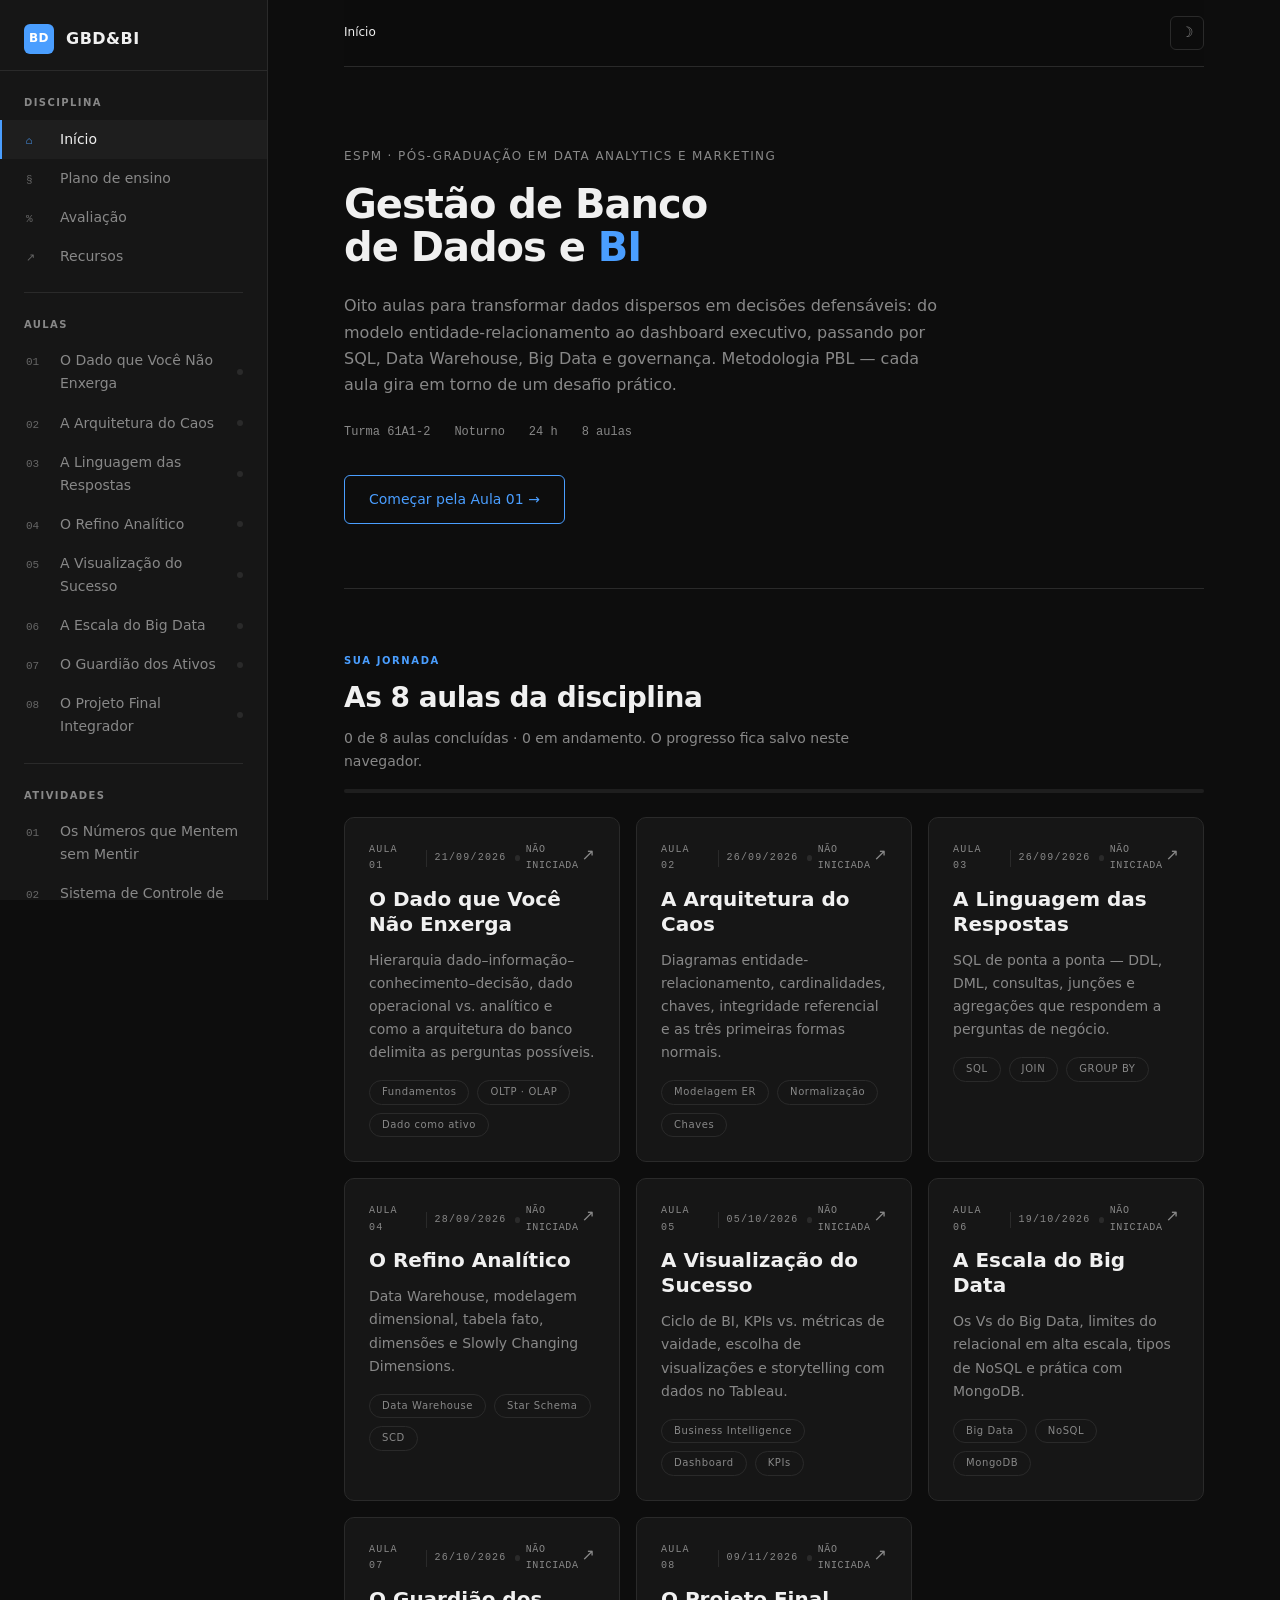
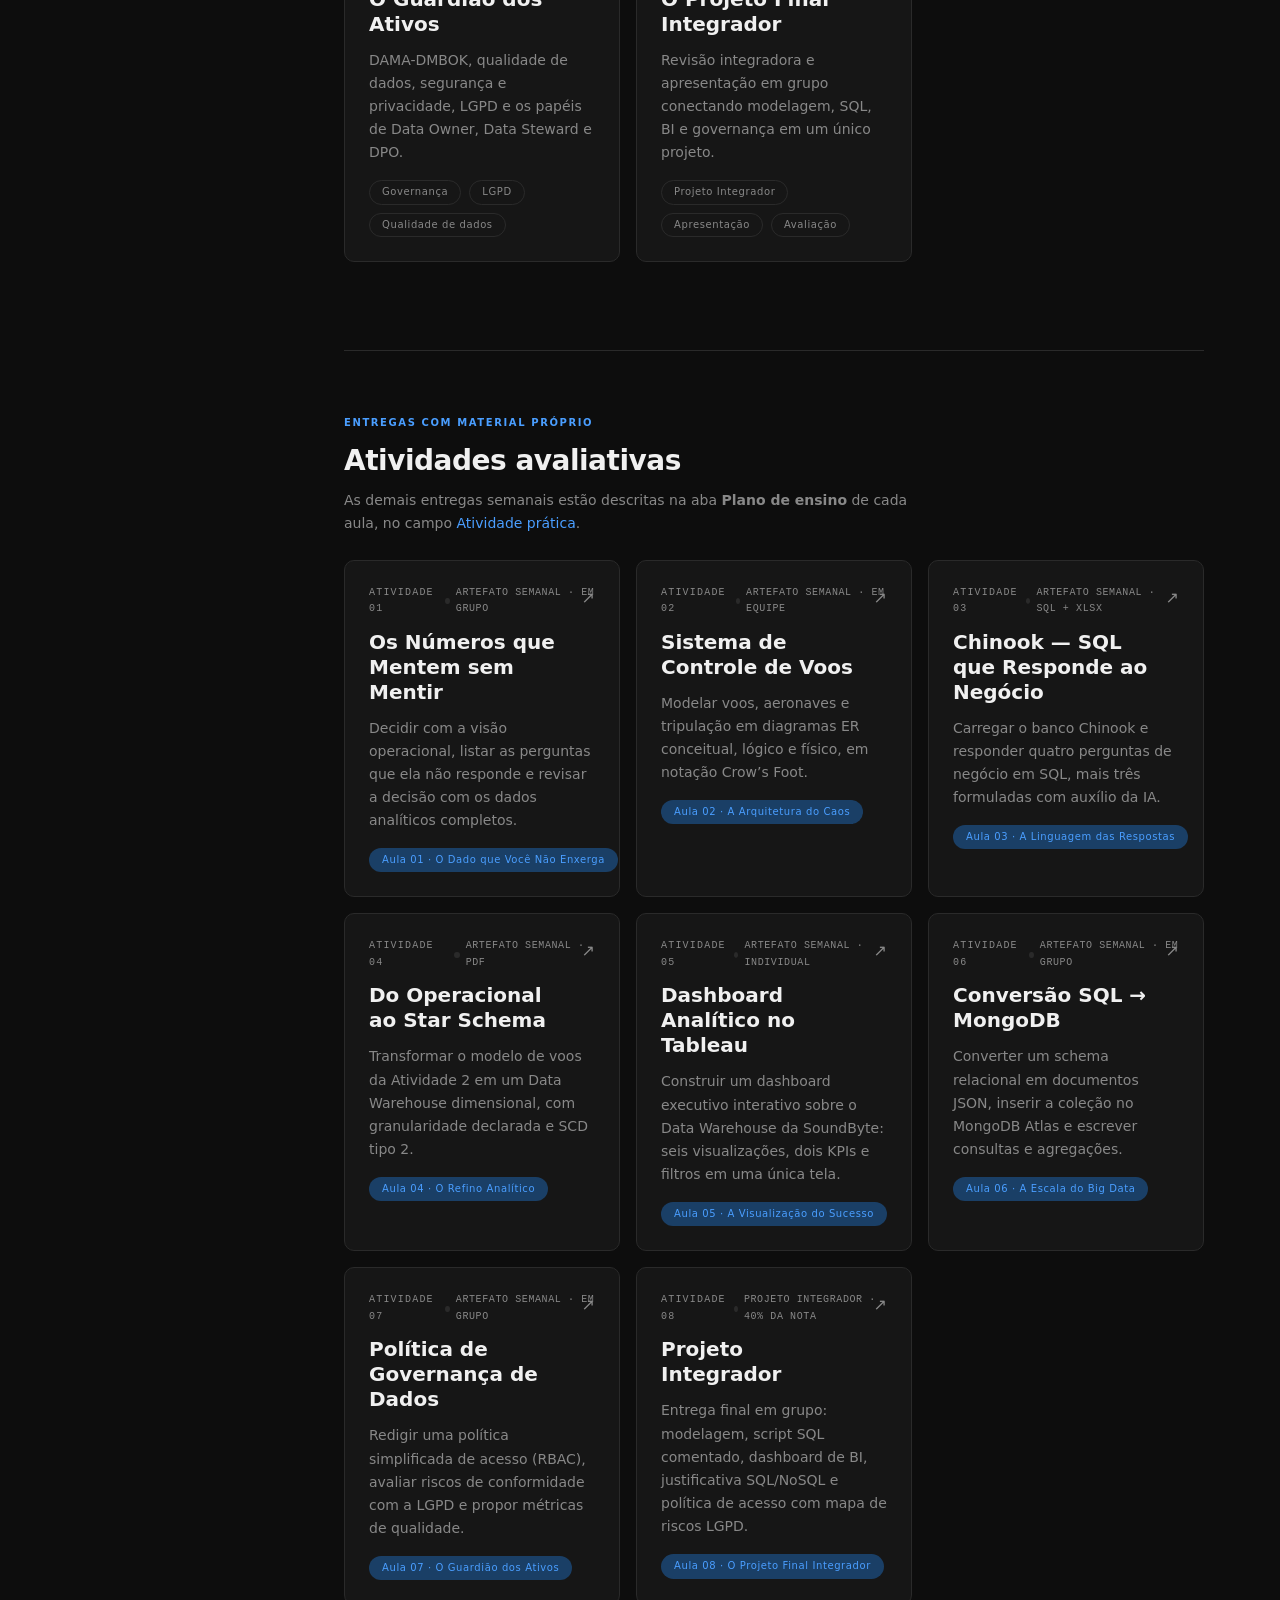
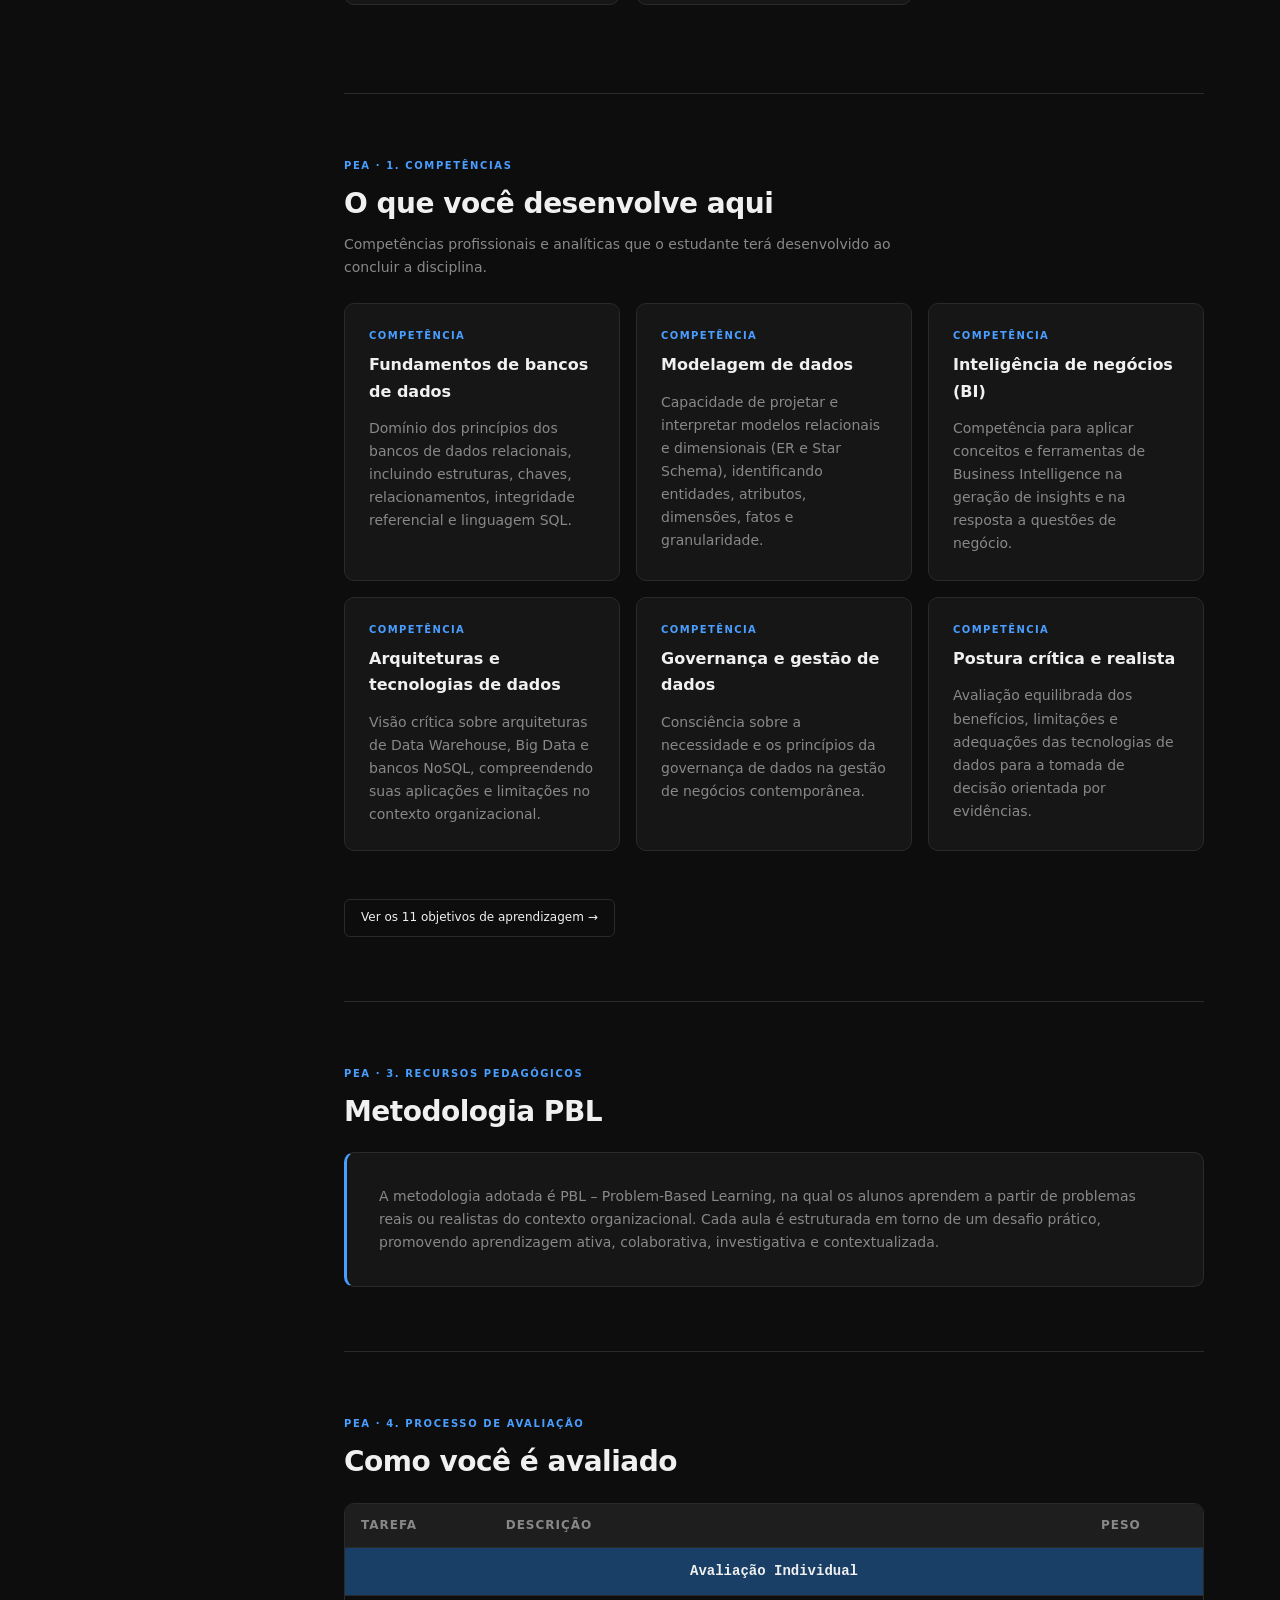
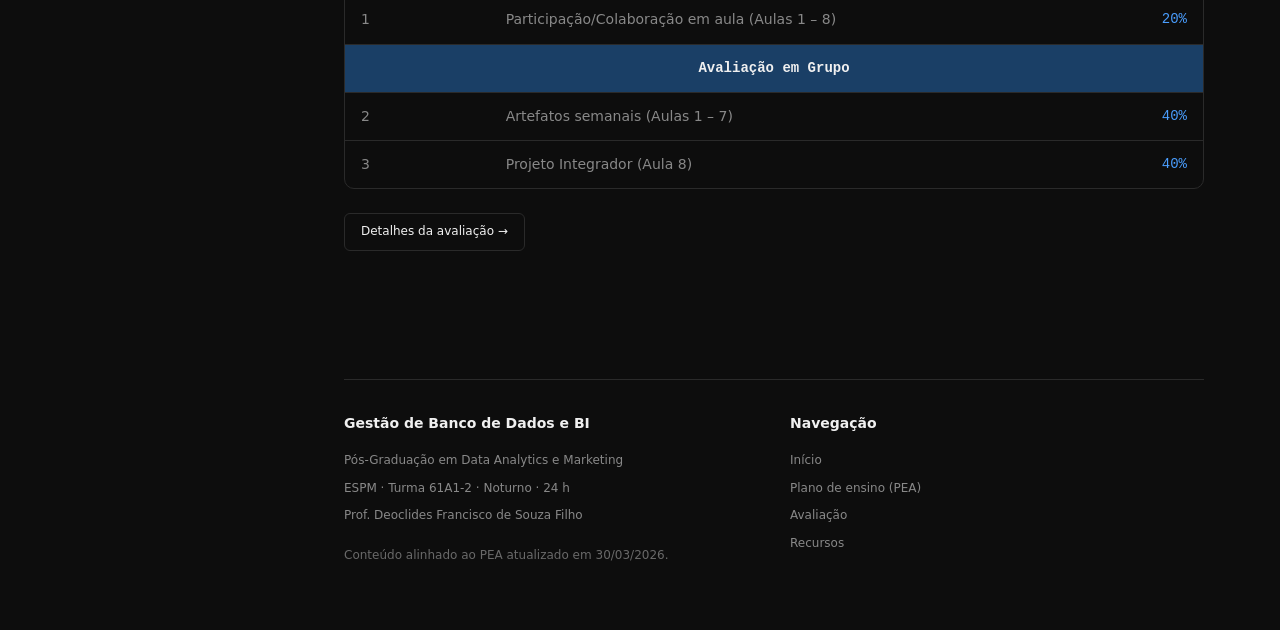
<file: index.html>
<!DOCTYPE html>
<html lang="pt-BR" data-theme="dark">
<head>
<meta charset="utf-8">
<meta name="viewport" content="width=device-width, initial-scale=1, viewport-fit=cover">
<title>Gestão de Banco de Dados e BI · ESPM</title>
<meta name="description" content="Site da disciplina Gestão de Banco de Dados e BI — Pós-Graduação em Data Analytics e Marketing, ESPM. Plano de ensino, 8 aulas, atividades e recursos.">
<meta name="color-scheme" content="dark light">
<meta name="theme-color" content="#0D0D0D">

<!-- Defesa em profundidade contra XSS: só permite script dos arquivos locais mais os
     dois scripts inline da página (autorizados por hash). Se o conteúdo de QUALQUER
     script inline mudar, os hashes precisam ser recalculados, senão o navegador passa
     a bloquear esse script (ver site/README.md, seção "Convenção de segurança"). -->
<meta http-equiv="Content-Security-Policy" content="default-src 'self'; script-src 'self' 'sha256-X6n4Av90RwqaxA/XiYKrpkD6hD3it20NGkINfaaR/sA=' 'sha256-QSbHxbsW/dYu4OYOpXE8awyBiIBsB+7c51Ojr9dnHeI='; style-src 'self' 'unsafe-inline' https://fonts.googleapis.com; font-src 'self' https://fonts.gstatic.com; img-src 'self' data:; connect-src 'self'; object-src 'none'; base-uri 'self'">

<!-- Tema aplicado antes da renderização: evita FOUC -->
<script>
  (function () {
    try {
      var t = localStorage.getItem('gbdbi:tema');
      if (t !== 'light' && t !== 'dark') t = 'dark';
      document.documentElement.setAttribute('data-theme', t);
      document.querySelector('meta[name="theme-color"]')
        .setAttribute('content', t === 'light' ? '#F7F7F5' : '#0D0D0D');
    } catch (e) {}
  })();
</script>

<link rel="preconnect" href="https://fonts.googleapis.com">
<link rel="preconnect" href="https://fonts.gstatic.com" crossorigin>
<link rel="stylesheet" href="assets/css/base.css">
<link rel="stylesheet" href="assets/css/components.css">
<link rel="stylesheet" href="assets/css/pages.css">
<link rel="stylesheet" href="assets/css/theme.css">
<link rel="icon" href="data:image/svg+xml,<svg xmlns='http://www.w3.org/2000/svg' viewBox='0 0 32 32'><rect width='32' height='32' rx='7' fill='%234A9EFF'/><text x='16' y='22' font-family='monospace' font-size='15' font-weight='700' fill='%23fff' text-anchor='middle'>BD</text></svg>">
</head>

<body>

<a class="skip-link" href="#view">Ir para o conteúdo</a>

<div class="layout">

  <!-- ─────────── SIDEBAR ─────────── -->
  <aside class="sidebar" id="sidebar" aria-label="Navegação da disciplina">
    <div class="sidebar-header">
      <a class="sidebar-brand" href="#/" aria-label="Início da disciplina">
        <span class="sidebar-brand-abbr">BD</span>
        <span class="sidebar-brand-name">GBD&amp;BI</span>
      </a>
      <button class="sidebar-close" id="sidebar-close" type="button" aria-label="Fechar menu">&#10005;</button>
    </div>
    <nav id="sidebar-nav" aria-label="Seções"></nav>
  </aside>
  <div class="sidebar-overlay" id="sidebar-overlay" hidden></div>

  <!-- ─────────── CONTEÚDO ─────────── -->
  <main class="main-content">
    <div class="main-inner">

      <header class="site-header">
        <button class="header-hamburger" id="hamburger" type="button" aria-label="Abrir menu" aria-expanded="false" aria-controls="sidebar">&#9776;</button>
        <nav class="header-breadcrumb" id="breadcrumb" aria-label="Trilha de navegação"></nav>
        <div class="header-actions">
          <button class="theme-toggle" id="theme-toggle" type="button" aria-label="Alternar tema claro/escuro" title="Alternar tema">
            <span class="icon-moon" aria-hidden="true">&#9789;</span>
            <span class="icon-sun" aria-hidden="true">&#9788;</span>
          </button>
        </div>
      </header>

      <div id="view" tabindex="-1">
        <div class="loading">Carregando…</div>
      </div>

      <footer class="site-footer">
        <div>
          <div class="footer-col-title">Gestão de Banco de Dados e BI</div>
          <span class="footer-link">Pós-Graduação em Data Analytics e Marketing</span>
          <span class="footer-link">ESPM · Turma 61A1-2 · Noturno · 24 h</span>
          <span class="footer-link">Prof. Deoclides Francisco de Souza Filho</span>
          <p class="footer-copy">Conteúdo alinhado ao PEA atualizado em 30/03/2026.</p>
        </div>
        <div>
          <div class="footer-col-title">Navegação</div>
          <a class="footer-link" href="#/">Início</a>
          <a class="footer-link" href="#/plano">Plano de ensino (PEA)</a>
          <a class="footer-link" href="#/avaliacao">Avaliação</a>
          <a class="footer-link" href="#/recursos">Recursos</a>
        </div>
      </footer>

    </div>
  </main>

</div>

<!-- namespace + dados -->
<script>var GBDBI = { data: {}, content: {} };</script>
<script src="data/curso.js"></script>
<script src="data/aulas.js"></script>
<script src="data/atividades.js"></script>

<!-- aplicação -->
<script src="assets/js/theme.js"></script>
<script src="assets/js/progress.js"></script>
<script src="assets/js/content.js"></script>
<script src="assets/js/render.js"></script>
<script src="assets/js/nav.js"></script>
<script src="assets/js/router.js"></script>
<script src="assets/js/app.js"></script>

</body>
</html>
</file>
<file: assets/css/base.css>
/* ============================================================
   base.css — reset, tokens, tipografia, layout
   ============================================================ */

@import url('https://fonts.googleapis.com/css2?family=Space+Grotesk:wght@500;600;700&family=Inter:wght@400;500;600&family=JetBrains+Mono:wght@400;500&display=swap');

/* ── Reset ── */
*, *::before, *::after { box-sizing: border-box; }
* { margin: 0; padding: 0; }
html { -webkit-text-size-adjust: 100%; scroll-behavior: smooth; }
img, svg { display: block; max-width: 100%; }
button, input, select, textarea { font: inherit; color: inherit; }
button { background: none; border: none; cursor: pointer; }
a { color: inherit; text-decoration: none; }
ul, ol, li { list-style: none; }
table { border-collapse: collapse; width: 100%; }

@media (prefers-reduced-motion: reduce) {
  html { scroll-behavior: auto; }
  *, *::before, *::after { animation-duration: .01ms !important; transition-duration: .01ms !important; }
}

/* ── Tokens ── */
:root {
  --font-display: 'Space Grotesk', system-ui, sans-serif;
  --font-body: 'Inter', system-ui, sans-serif;
  --font-mono: 'JetBrains Mono', ui-monospace, 'SF Mono', monospace;

  --text-xs: 0.75rem;    /* 12 */
  --text-sm: 0.875rem;   /* 14 */
  --text-base: 1rem;     /* 16 */
  --text-lg: 1.25rem;    /* 20 */
  --text-xl: 1.75rem;    /* 28 */
  --text-2xl: 2.5rem;    /* 40 */

  --space-1: 4px;  --space-2: 8px;  --space-3: 12px; --space-4: 16px;
  --space-5: 24px; --space-6: 32px; --space-7: 48px; --space-8: 64px;

  --radius: 10px;
  --radius-sm: 6px;
  --sidebar-w: 268px;
  --content-max: 860px;

  /* Superfície clara e fixa para diagramas SVG legados (cores hard-coded) */
  --diagram-bg: #FBF7F3;

  /* Aliases dos tokens usados nos estilos inline do material herdado.
     Resolvem em tempo de uso, então acompanham a troca de tema.        */
  --text: var(--text-primary);
  --muted: var(--text-secondary);
  --s1: var(--surface);
  --s2: var(--surface-2);
  --fs-5: var(--text-lg);
}

/* Dark (padrão) */
:root, [data-theme="dark"] {
  --bg: #0D0D0D;
  --surface: #161616;
  --surface-2: #1E1E1E;
  --border: #2A2A2A;
  --text-primary: #F0F0F0;
  --text-secondary: #888888;
  --accent: #4A9EFF;
  --accent-hover: #7CBBFF;
  --accent-muted: #1A3F66;
  --ok: #4ADE80;
  --warn: #FBBF24;
  --danger: #F87171;
  --shadow: 0 1px 2px rgba(0,0,0,.5);
}

/* ── Base ── */
html, body { min-height: 100%; }
body {
  background: var(--bg);
  color: var(--text-primary);
  font-family: var(--font-body);
  font-size: var(--text-base);
  line-height: 1.65;
  -webkit-font-smoothing: antialiased;
}

h1, h2, h3, h4 { font-family: var(--font-display); font-weight: 600; line-height: 1.2; }
code, pre, .mono { font-family: var(--font-mono); }
em { font-style: normal; color: var(--accent); }
strong { font-weight: 600; }

::selection { background: var(--accent-muted); color: var(--text-primary); }

:focus-visible { outline: 2px solid var(--accent); outline-offset: 2px; border-radius: 3px; }

/* #view recebe foco por script a cada troca de rota, para reposicionar
   leitores de tela — é um alvo programático, não um foco de teclado. */
#view:focus, #view:focus-visible { outline: none; }

/* ── Layout ── */
.layout { display: flex; min-height: 100vh; }

.main-content {
  flex: 1;
  min-width: 0;
  margin-left: var(--sidebar-w);
  padding: 0 var(--space-6) var(--space-8);
}

.main-inner { max-width: var(--content-max); margin: 0 auto; }

/* ── Animação de entrada ── */
@keyframes fadeUp { from { opacity: 0; transform: translateY(12px); } to { opacity: 1; transform: none; } }
.anim-fade-up { animation: fadeUp .4s ease both; }

/* ── Skip link ── */
.skip-link {
  position: absolute; left: -9999px; top: 0; z-index: 100;
  background: var(--accent); color: #fff; padding: var(--space-3) var(--space-4);
  border-radius: 0 0 var(--radius) 0; font-size: var(--text-sm); font-weight: 600;
}
.skip-link:focus { left: 0; }

/* Visível apenas para leitores de tela */
.sr-only {
  position: absolute; width: 1px; height: 1px; padding: 0; margin: -1px;
  overflow: hidden; clip: rect(0 0 0 0); white-space: nowrap; border: 0;
}

/* ── Mobile ── */
@media (max-width: 768px) {
  :root { --text-2xl: 1.875rem; --text-xl: 1.375rem; }
  .main-content { margin-left: 0; padding: 0 var(--space-4) var(--space-7); }
}
</file>
<file: assets/css/components.css>
/* ============================================================
   components.css — navegação, header, hero, cards, footer
   ============================================================ */

/* ────────────── SIDEBAR ────────────── */
.sidebar {
  position: fixed; inset: 0 auto 0 0; width: var(--sidebar-w); z-index: 40;
  display: flex; flex-direction: column;
  background: var(--surface);
  border-right: 1px solid var(--border);
  overflow-y: auto; overscroll-behavior: contain;
  padding-bottom: var(--space-6);
}

.sidebar-header {
  position: sticky; top: 0; z-index: 2;
  display: flex; align-items: center; justify-content: space-between;
  gap: var(--space-3);
  padding: var(--space-5) var(--space-5) var(--space-4);
  background: var(--surface);
  border-bottom: 1px solid var(--border);
}
.sidebar-brand { display: flex; align-items: center; gap: var(--space-3); }
.sidebar-brand-abbr {
  display: grid; place-items: center; width: 30px; height: 30px;
  border-radius: var(--radius-sm);
  background: var(--accent); color: #fff;
  font-family: var(--font-display); font-weight: 700; font-size: var(--text-xs);
  letter-spacing: .5px;
}
.sidebar-brand-name {
  font-family: var(--font-display); font-weight: 700; font-size: var(--text-base);
  letter-spacing: .5px;
}
.sidebar-close { display: none; color: var(--text-secondary); font-size: var(--text-base); padding: var(--space-1); }

.sidebar-section-label {
  padding: var(--space-5) var(--space-5) var(--space-2);
  font-size: 10px; font-weight: 600; letter-spacing: 1.4px; text-transform: uppercase;
  color: var(--text-secondary);
}

.sidebar-nav { display: flex; flex-direction: column; }
.sidebar-item { display: block; }
.sidebar-link {
  display: flex; align-items: baseline; gap: var(--space-3);
  padding: var(--space-2) var(--space-5);
  color: var(--text-secondary);
  font-size: var(--text-sm);
  border-left: 2px solid transparent;
  transition: color .15s, background .15s, border-color .15s;
}
.sidebar-link:hover { color: var(--text-primary); background: var(--surface-2); }
.sidebar-num {
  flex: none; min-width: 22px;
  font-family: var(--font-mono); font-size: 11px;
  color: var(--text-secondary); opacity: .7;
}
.sidebar-text { min-width: 0; }
.sidebar-item.active > .sidebar-link,
.sidebar-link.active {
  color: var(--text-primary); font-weight: 500;
  border-left-color: var(--accent);
  background: var(--surface-2);
}
.sidebar-item.active .sidebar-num,
.sidebar-link.active .sidebar-num { color: var(--accent); opacity: 1; }

.sidebar-divider { height: 1px; background: var(--border); margin: var(--space-4) var(--space-5) 0; }

/* subnav: telas da aula/atividade ativa */
.sidebar-sub { display: none; padding: var(--space-1) 0 var(--space-3); }
.sidebar-item.active .sidebar-sub { display: block; }
.sidebar-sublink {
  display: flex; align-items: baseline; gap: var(--space-3);
  padding: 3px var(--space-5) 3px calc(var(--space-5) + 12px);
  font-size: var(--text-xs); color: var(--text-secondary);
  border-left: 2px solid transparent;
  transition: color .15s, border-color .15s;
}
.sidebar-sublink:hover { color: var(--text-primary); }
.sidebar-sublink.active { color: var(--accent); border-left-color: var(--accent); }
.sidebar-subnum { flex: none; min-width: 20px; font-family: var(--font-mono); font-size: 10px; opacity: .6; }
.sidebar-sublink.active .sidebar-subnum { opacity: 1; }

/* estado de progresso (progress-card na sidebar) */
.sidebar-link .dot {
  flex: none; width: 6px; height: 6px; border-radius: 50%;
  align-self: center; margin-left: auto;
  background: var(--border);
}
.sidebar-link .dot[data-state="andamento"] { background: var(--warn); }
.sidebar-link .dot[data-state="concluida"] { background: var(--ok); }

.sidebar-overlay {
  display: none; position: fixed; inset: 0; z-index: 39;
  background: rgba(0,0,0,.55); backdrop-filter: blur(2px);
}
.sidebar-overlay.open { display: block; }

/* ────────────── HEADER ────────────── */
.site-header {
  position: sticky; top: 0; z-index: 30;
  display: flex; align-items: center; gap: var(--space-4);
  padding: var(--space-4) 0;
  margin-bottom: var(--space-6);
  background: color-mix(in srgb, var(--bg) 88%, transparent);
  backdrop-filter: blur(8px);
  border-bottom: 1px solid var(--border);
}
.header-hamburger { display: none; font-size: var(--text-lg); color: var(--text-primary); }
.header-breadcrumb {
  display: flex; align-items: center; gap: var(--space-2);
  font-size: var(--text-xs); color: var(--text-secondary);
  min-width: 0; overflow: hidden; white-space: nowrap; text-overflow: ellipsis;
}
.header-breadcrumb a:hover { color: var(--accent); }
.header-breadcrumb .sep { opacity: .5; }
.header-breadcrumb .current { color: var(--text-primary); overflow: hidden; text-overflow: ellipsis; }
.header-actions { margin-left: auto; display: flex; align-items: center; gap: var(--space-2); }
.theme-toggle {
  display: grid; place-items: center; width: 34px; height: 34px;
  border: 1px solid var(--border); border-radius: var(--radius-sm);
  color: var(--text-secondary); font-size: var(--text-sm);
  transition: color .15s, border-color .15s;
}
.theme-toggle:hover { color: var(--accent); border-color: var(--accent); }

/* ────────────── HERO ────────────── */
.hero { padding: var(--space-7) 0 var(--space-8); border-bottom: 1px solid var(--border); }
.hero-eyebrow {
  font-size: var(--text-xs); letter-spacing: 1.4px; text-transform: uppercase;
  color: var(--text-secondary); margin-bottom: var(--space-4);
}
.hero-title {
  font-family: var(--font-display); font-size: var(--text-2xl); font-weight: 700;
  letter-spacing: -1px; line-height: 1.08;
}
.hero-subtitle {
  margin-top: var(--space-5); max-width: 60ch;
  font-size: var(--text-base); color: var(--text-secondary);
}
.hero-meta {
  display: flex; flex-wrap: wrap; gap: var(--space-2) var(--space-5);
  margin-top: var(--space-5); font-size: var(--text-xs);
  color: var(--text-secondary); font-family: var(--font-mono);
}
.hero-cta, .btn {
  display: inline-flex; align-items: center; gap: var(--space-2);
  padding: var(--space-3) var(--space-5);
  border: 1px solid var(--accent); border-radius: var(--radius-sm);
  font-size: var(--text-sm); font-weight: 500; color: var(--accent);
  transition: background .15s, color .15s;
}
.hero-cta { margin-top: var(--space-6); }
.hero-cta:hover, .btn-primary { background: var(--accent); color: #fff; }
.btn-primary { border-color: var(--accent); }
.btn-primary:hover { background: var(--accent-hover); border-color: var(--accent-hover); }
.btn-outline, .btn-ghost { border-color: var(--border); color: var(--text-primary); }
.btn-outline:hover, .btn-ghost:hover { border-color: var(--accent); color: var(--accent); background: none; }
.btn-sm { padding: var(--space-2) var(--space-4); font-size: var(--text-xs); }

/* ────────────── SECTIONS ────────────── */
.section { padding: var(--space-8) 0; border-bottom: 1px solid var(--border); }
.section:last-of-type { border-bottom: none; }
.section-eyebrow {
  font-size: 10px; font-weight: 600; letter-spacing: 1.6px; text-transform: uppercase;
  color: var(--accent); margin-bottom: var(--space-3);
}
.section-title { font-size: var(--text-xl); letter-spacing: -.5px; }
.section-desc { margin-top: var(--space-3); max-width: 65ch; color: var(--text-secondary); font-size: var(--text-sm); }

.section-card {
  background: var(--surface); border: 1px solid var(--border);
  border-left: 3px solid var(--accent);
  border-radius: var(--radius); padding: var(--space-6);
}

/* ────────────── AULA CARDS (home) ────────────── */
.aulas-grid {
  display: grid; gap: var(--space-4); margin-top: var(--space-6);
  grid-template-columns: repeat(auto-fill, minmax(300px, 1fr));
}
.aula-card {
  position: relative; display: block;
  background: var(--surface); border: 1px solid var(--border);
  border-radius: var(--radius); padding: var(--space-5);
  transition: border-color .15s, transform .15s;
}
.aula-card:hover { border-color: var(--accent); transform: translateY(-2px); }
.aula-card-num {
  display: flex; align-items: center; gap: var(--space-2);
  font-family: var(--font-mono); font-size: 10px; letter-spacing: 1.2px;
  color: var(--text-secondary); text-transform: uppercase;
}
.aula-card-data {
  padding-left: var(--space-2); margin-left: var(--space-1);
  border-left: 1px solid var(--border);
  font-family: var(--font-mono); color: var(--text-secondary);
}
.aula-card-title {
  margin-top: var(--space-3);
  font-family: var(--font-display); font-weight: 600; font-size: var(--text-lg);
  line-height: 1.25; padding-right: var(--space-5);
}
.aula-card-desc { margin-top: var(--space-3); font-size: var(--text-sm); color: var(--text-secondary); }
.aula-card-tags { display: flex; flex-wrap: wrap; gap: var(--space-2); margin-top: var(--space-4); }
.aula-card-arrow { position: absolute; top: var(--space-5); right: var(--space-5); color: var(--text-secondary); }
.aula-card:hover .aula-card-arrow { color: var(--accent); }

.tag {
  display: inline-block; padding: 3px var(--space-3);
  border-radius: 999px; font-size: 10px; letter-spacing: .6px;
  border: 1px solid var(--border); color: var(--text-secondary);
  white-space: nowrap;
}
.tag-surface { background: var(--surface-2); }
.tag-accent { background: var(--accent-muted); border-color: transparent; color: var(--accent); }

/* estado de progresso no card */
.progress-pill {
  display: inline-flex; align-items: center; gap: 6px;
  margin-left: auto; font-size: 10px; letter-spacing: .6px; text-transform: uppercase;
  color: var(--text-secondary);
}
.progress-pill::before { content: ''; width: 6px; height: 6px; border-radius: 50%; background: var(--border); }
.progress-pill[data-state="andamento"]::before { background: var(--warn); }
.progress-pill[data-state="andamento"] { color: var(--warn); }
.progress-pill[data-state="concluida"]::before { background: var(--ok); }
.progress-pill[data-state="concluida"] { color: var(--ok); }

/* barra de progresso geral */
.progress-bar { height: 4px; border-radius: 999px; background: var(--surface-2); overflow: hidden; margin-top: var(--space-4); }
.progress-bar > i { display: block; height: 100%; background: var(--accent); transition: width .35s ease; }

/* ────────────── GRIDS GENÉRICOS ────────────── */
.kp-grid, .avaliacao-grid, .recursos-grid, .comp-grid {
  display: grid; gap: var(--space-4); margin-top: var(--space-6);
  grid-template-columns: repeat(auto-fill, minmax(240px, 1fr));
}
.kp-card, .peso-card, .recurso-card, .comp-card {
  background: var(--surface); border: 1px solid var(--border);
  border-radius: var(--radius); padding: var(--space-5);
}
.recurso-card { transition: border-color .15s; }
.recurso-card:hover { border-color: var(--accent); }

.kp-label, .peso-label, .recurso-label, .comp-label {
  font-size: 10px; font-weight: 600; letter-spacing: 1.4px; text-transform: uppercase;
  color: var(--accent);
}
.kp-text, .peso-desc, .recurso-desc, .comp-text { margin-top: var(--space-3); font-size: var(--text-sm); color: var(--text-secondary); }
.recurso-title, .comp-title {
  margin-top: var(--space-2);
  font-family: var(--font-display); font-weight: 600; font-size: var(--text-base);
  color: var(--text-primary);
}
.peso-value { font-family: var(--font-display); font-size: var(--text-2xl); font-weight: 700; color: var(--accent); line-height: 1; }
.peso-label { margin-top: var(--space-3); color: var(--text-primary); letter-spacing: .8px; }

/* ────────────── LISTAS DO PEA ────────────── */
.pea-list { margin-top: var(--space-5); display: flex; flex-direction: column; gap: var(--space-3); }
.pea-list li {
  display: flex; gap: var(--space-3);
  font-size: var(--text-sm); color: var(--text-secondary);
  padding-left: var(--space-1);
}
.pea-list li::before {
  content: ''; flex: none; width: 5px; height: 5px; margin-top: 9px;
  border-radius: 50%; background: var(--accent);
}
.pea-list li strong, .pea-list li b { color: var(--text-primary); }

.pea-table { margin-top: var(--space-5); font-size: var(--text-sm); border: 1px solid var(--border); border-radius: var(--radius); overflow: hidden; }
.pea-table th, .pea-table td { padding: var(--space-3) var(--space-4); text-align: left; border-bottom: 1px solid var(--border); }
.pea-table thead th { background: var(--surface-2); font-size: var(--text-xs); letter-spacing: 1px; text-transform: uppercase; color: var(--text-secondary); font-weight: 600; }
.pea-table tbody td { color: var(--text-secondary); }
.pea-table tbody td:last-child { text-align: right; font-family: var(--font-mono); color: var(--accent); white-space: nowrap; }
.pea-table tr.group td { background: var(--accent-muted); color: var(--text-primary); font-weight: 600; text-align: center; }
.pea-table tr:last-child td { border-bottom: none; }

.ficha { margin-top: var(--space-6); display: grid; gap: 1px; background: var(--border); border: 1px solid var(--border); border-radius: var(--radius); overflow: hidden; grid-template-columns: repeat(auto-fit, minmax(200px, 1fr)); }
.ficha > div { background: var(--surface); padding: var(--space-4) var(--space-5); }
.ficha dt { font-size: 10px; letter-spacing: 1.3px; text-transform: uppercase; color: var(--text-secondary); }
.ficha dd { margin-top: var(--space-2); font-size: var(--text-sm); color: var(--text-primary); }

.biblio { margin-top: var(--space-5); display: flex; flex-direction: column; gap: var(--space-4); }
.biblio-item { display: flex; gap: var(--space-4); font-size: var(--text-sm); color: var(--text-secondary); }
.biblio-ref { flex: none; font-family: var(--font-mono); color: var(--accent); }
.biblio-item a { display: inline-block; margin-top: var(--space-1); color: var(--accent); word-break: break-all; font-size: var(--text-xs); }
.biblio-item a:hover { text-decoration: underline; }

.info-box {
  margin-top: var(--space-5); padding: var(--space-4) var(--space-5);
  border: 1px solid var(--border); border-left: 3px solid var(--accent);
  border-radius: var(--radius-sm); background: var(--surface);
  font-size: var(--text-sm); color: var(--text-secondary);
}
.info-box strong { color: var(--text-primary); }

/* ────────────── ABAS DA AULA ────────────── */
.aula-head { padding: var(--space-6) 0 var(--space-5); }
.aula-head-eyebrow { font-family: var(--font-mono); font-size: var(--text-xs); letter-spacing: 1.4px; color: var(--accent); text-transform: uppercase; }
.aula-head-title { margin-top: var(--space-3); font-family: var(--font-display); font-size: var(--text-xl); font-weight: 700; letter-spacing: -.5px; }
.aula-head-sub { margin-top: var(--space-3); max-width: 65ch; font-size: var(--text-sm); color: var(--text-secondary); }

.aula-actions { display: flex; flex-wrap: wrap; align-items: center; gap: var(--space-3); margin-top: var(--space-5); }
.aula-actions .progress-pill { margin-left: 0; }

.tabs { display: flex; gap: var(--space-1); margin: var(--space-5) 0 var(--space-6); border-bottom: 1px solid var(--border); }
.tab {
  padding: var(--space-3) var(--space-4); margin-bottom: -1px;
  font-size: var(--text-sm); color: var(--text-secondary);
  border-bottom: 2px solid transparent;
}
.tab:hover { color: var(--text-primary); }
.tab.active { color: var(--accent); border-bottom-color: var(--accent); font-weight: 500; }

.pea-panel { display: none; }
.pea-panel.active { display: block; animation: fadeUp .3s ease both; }

/* navegação entre aulas (rodapé de conteúdo) */
.lesson-nav { display: flex; gap: var(--space-4); margin-top: var(--space-8); padding-top: var(--space-6); border-top: 1px solid var(--border); }
.lesson-nav-btn {
  flex: 1; display: block; padding: var(--space-4) var(--space-5);
  border: 1px solid var(--border); border-radius: var(--radius);
  background: var(--surface); transition: border-color .15s;
}
.lesson-nav-btn:hover { border-color: var(--accent); }
.lesson-nav-btn.next { text-align: right; }
.lesson-nav-label { font-size: 10px; letter-spacing: 1.3px; text-transform: uppercase; color: var(--text-secondary); }
.lesson-nav-title { margin-top: var(--space-2); font-family: var(--font-display); font-weight: 600; font-size: var(--text-sm); color: var(--text-primary); }

/* ────────────── FOOTER ────────────── */
.site-footer {
  display: grid; gap: var(--space-6);
  grid-template-columns: repeat(auto-fit, minmax(240px, 1fr));
  margin-top: var(--space-8); padding-top: var(--space-6);
  border-top: 1px solid var(--border);
}
.footer-col-title { font-family: var(--font-display); font-weight: 600; font-size: var(--text-sm); margin-bottom: var(--space-3); }
.footer-link { display: block; font-size: var(--text-xs); color: var(--text-secondary); padding: var(--space-1) 0; }
.footer-link:hover { color: var(--accent); }
.footer-copy { margin-top: var(--space-4); font-size: var(--text-xs); color: var(--text-secondary); opacity: .75; }

/* ────────────── ESTADOS ────────────── */
.loading, .empty-state { padding: var(--space-8) 0; text-align: center; color: var(--text-secondary); font-size: var(--text-sm); }

/* ────────────── MOBILE ────────────── */
@media (max-width: 768px) {
  .sidebar { transform: translateX(-100%); transition: transform .25s ease; box-shadow: 0 0 40px rgba(0,0,0,.4); }
  .sidebar.open { transform: none; }
  .sidebar-close { display: block; }
  .header-hamburger { display: block; }
  .lesson-nav { flex-direction: column; }
  .lesson-nav-btn.next { text-align: left; }
  .tabs { overflow-x: auto; -webkit-overflow-scrolling: touch; }
  .tab { white-space: nowrap; }
}
</file>
<file: assets/css/pages.css>
/* ============================================================
   pages.css — primitivas do conteúdo das aulas e atividades
   Regras por padrão de nome (-grid / -card / -tag / -title / -desc)
   cobrem a maior parte dos blocos; ajustes específicos vêm depois.
   ============================================================ */

/* ────────────── TROCA DE TELAS (aulas) ────────────── */
.page { display: none; }
.page.active { display: block; animation: fadeUp .3s ease both; }

/* ────────────── MENU DA AULA ────────────── */
/* O cabeçalho herdado do material repete número, título e subtítulo que
   a SPA já exibe acima das abas — some para não duplicar a informação. */
#aula-content .m-header { display: none; }
#aula-content .m-grid { margin-top: 0; }

.m-header { padding: var(--space-6) 0 var(--space-5); }
.m-eyebrow { font-family: var(--font-mono); font-size: var(--text-xs); letter-spacing: 1.4px; text-transform: uppercase; color: var(--accent); }
.m-title { margin-top: var(--space-4); font-family: var(--font-display); font-size: var(--text-2xl); font-weight: 700; letter-spacing: -1px; line-height: 1.1; }
.m-sub { margin-top: var(--space-4); font-size: var(--text-sm); color: var(--text-secondary); }
.m-grid { display: grid; gap: var(--space-4); margin-top: var(--space-6); grid-template-columns: repeat(auto-fill, minmax(280px, 1fr)); }
.mcard {
  position: relative; cursor: pointer;
  background: var(--surface); border: 1px solid var(--border);
  border-radius: var(--radius); padding: var(--space-5);
  transition: border-color .15s, transform .15s;
}
.mcard:hover { border-color: var(--accent); transform: translateY(-2px); }
.mc-num { font-family: var(--font-mono); font-size: 10px; letter-spacing: 1.4px; color: var(--accent); }
.mc-h { margin-top: var(--space-3); font-family: var(--font-display); font-weight: 600; font-size: var(--text-base); padding-right: var(--space-5); }
.mc-p { margin-top: var(--space-2); font-size: var(--text-sm); color: var(--text-secondary); }
.mc-arrow { position: absolute; top: var(--space-5); right: var(--space-5); color: var(--text-secondary); }
.mcard:hover .mc-arrow { color: var(--accent); }

/* ────────────── CORPO DE UMA TELA ────────────── */
.t-body { padding: var(--space-6) 0 0; }
.t-title { font-family: var(--font-display); font-size: var(--text-xl); font-weight: 700; letter-spacing: -.5px; line-height: 1.15; margin-bottom: var(--space-6); }

/* ────────────── OBJETIVOS ────────────── */
.obj-card { background: var(--surface); border: 1px solid var(--border); border-left: 3px solid var(--accent); border-radius: var(--radius); padding: var(--space-6); }
.obj-eyebrow { font-size: 10px; font-weight: 600; letter-spacing: 1.6px; text-transform: uppercase; color: var(--accent); }
.obj-list { margin-top: var(--space-5); display: flex; flex-direction: column; gap: var(--space-4); }
.obj-item { display: flex; gap: var(--space-3); font-size: var(--text-sm); color: var(--text-secondary); }
.obj-bullet { flex: none; width: 6px; height: 6px; margin-top: 9px; border-radius: 50%; background: var(--accent); }

/* ────────────── DIAGRAMAS SVG ──────────────
   Os SVGs herdados têm cores fixas claras: fundo claro fixo mantém
   contraste tanto no tema escuro quanto no claro.                */
.diagram {
  margin: var(--space-6) 0; padding: var(--space-5);
  background: var(--diagram-bg); border: 1px solid var(--border);
  border-radius: var(--radius); overflow-x: auto;
}
.diagram svg { width: 100%; height: auto; min-width: 320px; margin: 0 auto; }

/* ────────────── KEY POINTS ────────────── */
.kps { display: grid; gap: var(--space-4); margin: var(--space-6) 0; grid-template-columns: repeat(auto-fit, minmax(220px, 1fr)); }
.kp { background: var(--surface); border: 1px solid var(--border); border-radius: var(--radius); padding: var(--space-5); }
.kp-tag { font-size: 10px; font-weight: 600; letter-spacing: 1.4px; text-transform: uppercase; color: var(--accent); }
.kp .kp-text { margin-top: var(--space-3); font-size: var(--text-sm); color: var(--text-secondary); }

/* ────────────── LINHAS IMAGEM + DESCRIÇÃO ────────────── */
.fonte-rows { display: flex; flex-direction: column; gap: var(--space-5); }
.fonte-row { display: flex; align-items: center; gap: var(--space-5); }
.fonte-row img { flex: none; width: 220px; height: auto; border-radius: var(--radius-sm); border: 1px solid var(--border); }
.fonte-desc { flex: 1; }

/* ────────────── NAVEGAÇÃO ENTRE TELAS ────────────── */
.pg-nav { display: flex; gap: var(--space-3); justify-content: space-between; margin: var(--space-8) 0 var(--space-6); padding-top: var(--space-5); border-top: 1px solid var(--border); }
.pn-btn {
  padding: var(--space-3) var(--space-5);
  border: 1px solid var(--border); border-radius: var(--radius-sm);
  font-size: var(--text-sm); color: var(--text-secondary);
  transition: color .15s, border-color .15s;
}
.pn-btn:hover { color: var(--accent); border-color: var(--accent); }
.pn-fwd { margin-left: auto; color: var(--accent); border-color: var(--accent); }
.pn-fwd:hover { background: var(--accent); color: #fff; }

/* ────────────── CÓDIGO SQL / JSON ────────────── */
.sql-wrap, .sql-block, .sql-block-custom {
  margin: var(--space-5) 0;
  background: var(--surface); border: 1px solid var(--border);
  border-radius: var(--radius); overflow: hidden;
}
.sql-header { display: flex; align-items: center; gap: var(--space-3); padding: var(--space-3) var(--space-4); border-bottom: 1px solid var(--border); background: var(--surface-2); }
.sql-label { font-size: 10px; letter-spacing: 1.3px; text-transform: uppercase; color: var(--text-secondary); }
.copy-btn { margin-left: auto; font-size: 10px; letter-spacing: .8px; text-transform: uppercase; color: var(--accent); padding: 2px 8px; border: 1px solid var(--border); border-radius: 4px; }
.copy-btn:hover { border-color: var(--accent); }

/* Aula 5 · botão que revela a análise dos dashboards para o professor */
.reveal-btn {
  padding: 13px 36px; background: var(--accent); color: var(--bg);
  border: none; border-radius: 8px; font-size: 13.5px; font-weight: 600;
  cursor: pointer; font-family: inherit; letter-spacing: .3px;
  transition: background .2s;
}
.reveal-btn:hover { background: var(--accent-hover); }
.sql, .sql-block pre, .sql-wrap pre, pre.sql,
.sql-block > code, .sql-block-custom > code {
  display: block; padding: var(--space-4); overflow-x: auto;
  font-family: var(--font-mono); font-size: var(--text-xs); line-height: 1.7;
  color: var(--text-primary); white-space: pre; tab-size: 2;
}
/* tokens */
.sql .k, .k { color: var(--accent); font-weight: 500; }
.sql .s, .s { color: var(--ok); }
.sql .n, .n { color: var(--warn); }
.sql .f, .f { color: var(--accent-hover); }
.sql .cm, .cm { color: var(--text-secondary); font-style: italic; }
.sql .a, .sql .b, .sql .c { color: var(--text-primary); }
.err { color: var(--danger); text-decoration: underline wavy var(--danger); }
.ins { color: var(--ok); }
.del { color: var(--danger); text-decoration: line-through; }

/* ────────────── CALLOUTS ────────────── */
.callout, .info-box, .challenge, .chall, .tip-comp, .quote-card, .ai-card, .menti-block, .disc {
  margin: var(--space-5) 0; padding: var(--space-5);
  background: var(--surface); border: 1px solid var(--border);
  border-left: 3px solid var(--accent); border-radius: var(--radius);
  font-size: var(--text-sm); color: var(--text-secondary);
}
.callout-tag, .challenge-tag, .quote-sub, .ai-card-tag, .menti-eyebrow, .an-tag, .use-label {
  display: block; font-size: 10px; font-weight: 600; letter-spacing: 1.4px;
  text-transform: uppercase; color: var(--accent); margin-bottom: var(--space-3);
}
.callout strong, .callout b, .info-box strong { color: var(--text-primary); }
.callout-blue { border-left-color: var(--accent); }
.callout-green { border-left-color: var(--ok); }
.callout-green .callout-tag { color: var(--ok); }
.callout-dark { background: var(--surface-2); }
.quote-text { font-family: var(--font-display); font-size: var(--text-lg); line-height: 1.4; color: var(--text-primary); }
.quote-author { margin-top: var(--space-3); font-size: var(--text-xs); color: var(--text-secondary); }
.challenge-q { font-size: var(--text-base); color: var(--text-primary); }
.challenge-check { margin-top: var(--space-3); color: var(--ok); }

/* ────────────── PADRÕES GENÉRICOS ────────────── */
[class$="-grid"], [class$="-grids"], [class$="-cards"], .kps, .steps4, .ov-concepts, .v-grid, .adv-list, .step-list, .ai-list, .ref-links {
  display: grid; gap: var(--space-4); margin: var(--space-5) 0;
  grid-template-columns: repeat(auto-fit, minmax(230px, 1fr));
}
.ov-concepts.ov-concepts-stack { grid-template-columns: 1fr; }
.nf-grid { grid-template-columns: 1fr; }
[class$="-card"]:not(.aula-card):not(.section-card):not(.kp-card):not(.peso-card):not(.recurso-card):not(.comp-card):not(.obj-card):not(.quote-card):not(.ai-card),
.ov-concept, .v-card, .adv-item, .arch-card, .cmp-card, .nf-card, .disc-inner, .activity-card, .anomaly-card, .scd-card, .comp4-card, .step4-card, .a8-card, .a8-item, .a8-ia-card, .a8-analysis-card, .datafile-card, .nosql-type, .menti-option, .entrega-item, .compare-card, .acc-item {
  background: var(--surface); border: 1px solid var(--border);
  border-radius: var(--radius); padding: var(--space-5);
}

/* rótulo / eyebrow dos blocos */
.ov-section-tag, .arch-tag, .adv-label, .v-letter, .nf-col-label, .df-tag, .a8-card-tag, .a8-ia-tag, .a8-analysis-tag, .cmp-head, .scd-head, .comp4-weight, .acc-col-tag, .nosql-type-tag, .disc-title, .result-label, .schema-tbl-name, .df-type, .menti-lb, .step-num, .step-num-custom, .a8-item-num, .step4-num, .comp4-icon, .v1, .v2, .v3, .v4, .v5 {
  font-size: 10px; font-weight: 600; letter-spacing: 1.3px; text-transform: uppercase;
  color: var(--accent);
}

/* títulos dos blocos */
.ov-concept > b, .arch-h, .v-name, .nf-htext, .a8-card-title, .a8-item-title, .step-title, .step-title-custom, .step4-h, .comp4-name, .nosql-type-name, .entrega-title, .activity-title, .vanity-h, .sql-h, .nosql-h, .disc-trigger, .acc-criterion, .al-title, .activity-link-title {
  font-family: var(--font-display); font-weight: 600; font-size: var(--text-base);
  color: var(--text-primary); line-height: 1.3;
}

/* textos de apoio */
.arch-p, .v-desc, .nf-body, .a8-card-desc, .a8-item-desc, .a8-ia-text, .a8-analysis-text, .step-desc, .step-text, .step-text-custom, .step4-p, .step4-q, .comp4-desc, .comp4-aula, .nosql-type-desc, .nosql-type-vendor, .entrega-desc, .entrega-format, .activity-desc, .vanity-p, .acc-col-text, .acc-body, .acc-hint, .adv-body, .cmp-body, .scd-body, .disc-body, .an-text, .al-desc, .activity-link-desc, .anomaly-intro, .menti-scenario, .menti-question, .menti-footer, .df-detail, .ai-compare, .tip-table, .compare-body {
  font-size: var(--text-sm); color: var(--text-secondary); margin-top: var(--space-2);
}

/* ────────────── TABELAS ────────────── */
.tbl, .data-table, .anomaly-tbl, .nf-tbl, .schema-tbl, .result-tbl, .cmp-table {
  margin: var(--space-4) 0; font-size: var(--text-xs);
  border: 1px solid var(--border); border-radius: var(--radius-sm); overflow: hidden;
}
.tbl th, .tbl td, .data-table th, .data-table td, .anomaly-tbl th, .anomaly-tbl td,
.nf-tbl th, .nf-tbl td, .schema-tbl th, .schema-tbl td, .result-tbl th, .result-tbl td {
  padding: var(--space-2) var(--space-3); text-align: left;
  border-bottom: 1px solid var(--border); border-right: 1px solid var(--border);
  font-family: var(--font-mono);
}
.tbl th, .data-table th, .anomaly-tbl th, .nf-tbl th, .schema-tbl th, .result-tbl th {
  background: var(--surface-2); color: var(--text-secondary);
  font-size: 10px; letter-spacing: .8px; text-transform: uppercase; font-weight: 600;
}
.tbl td, .data-table td, .anomaly-tbl td, .nf-tbl td, .schema-tbl td, .result-tbl td { color: var(--text-secondary); }
.tbl tr:last-child td, .data-table tr:last-child td { border-bottom: none; }
.tbl th:last-child, .tbl td:last-child, .data-table th:last-child, .data-table td:last-child { border-right: none; }

.data-table-wrap, .anomaly-table-wrap, .result-wrap, .schema-grid, .sql-block-wrap, .table-wrap { overflow-x: auto; }
.bad-cell, .bad { color: var(--danger); }
.good, .check-yes { color: var(--ok); }
.highlight-del { color: var(--danger); }
.highlight-alt { color: var(--warn); }

/* ────────────── COMPARAÇÕES OLTP × OLAP ────────────── */
.compare, .compare-grid, .cmp-grid, .ai-compare-grid { display: grid; gap: var(--space-4); grid-template-columns: repeat(auto-fit, minmax(240px, 1fr)); margin: var(--space-5) 0; }
.compare-head, .cmp-head, .h-oltp, .h-olap { font-size: 10px; font-weight: 600; letter-spacing: 1.3px; text-transform: uppercase; }
.oltp, .v-oltp, .h-oltp { color: var(--warn); }
.olap, .v-olap, .h-olap, .dw { color: var(--accent); }

/* ────────────── ACORDEÕES / DISCLOSURES ────────────── */
.accordion { display: flex; flex-direction: column; gap: var(--space-3); margin: var(--space-5) 0; }
.acc-trigger, .disc-trigger { display: flex; align-items: center; gap: var(--space-3); width: 100%; text-align: left; cursor: pointer; }
.acc-icon, .disc-icon, .nosql-chevron { flex: none; color: var(--accent); transition: transform .2s; }
.acc-item.open .acc-icon, .disc.open .disc-icon, .nosql-type.open .nosql-chevron { transform: rotate(90deg); }
.acc-body, .disc-body, .nosql-type-body { display: none; margin-top: var(--space-4); }
.acc-item.open .acc-body, .disc.open .disc-body, .nosql-type.open .nosql-type-body { display: block; }
.acc-col { padding: var(--space-3) 0; border-top: 1px solid var(--border); }
.acc-col:first-child { border-top: none; }

/* ────────────── PASSOS / PIPELINE ────────────── */
.step-row, .step, .step-custom, .a8-item { display: flex; gap: var(--space-4); align-items: flex-start; margin: var(--space-4) 0; }
.step-num-circle, .step-num, .step-num-custom, .a8-item-num, .menti-opt-letter {
  flex: none; display: grid; place-items: center; width: 30px; height: 30px;
  border-radius: 50%; border: 1px solid var(--accent);
  color: var(--accent); font-family: var(--font-mono); font-size: var(--text-xs);
}
.step-content, .a8-item-desc, .menti-opt-text { flex: 1; min-width: 0; }

.pipeline { display: flex; flex-wrap: wrap; align-items: center; gap: var(--space-3); margin: var(--space-5) 0; }
.pipe-box { flex: 1; min-width: 130px; padding: var(--space-4); background: var(--surface); border: 1px solid var(--border); border-radius: var(--radius); }
.pipe-box-label { font-size: 10px; letter-spacing: 1.2px; text-transform: uppercase; color: var(--accent); }
.pipe-box-title { margin-top: var(--space-2); font-size: var(--text-sm); color: var(--text-primary); }
.pipe-arrow { flex: none; color: var(--text-secondary); }

.step-indicator { display: inline-block; font-family: var(--font-mono); font-size: 10px; letter-spacing: 1.5px; color: var(--accent); margin-bottom: var(--space-3); }

/* ────────────── BADGES ────────────── */
.badge-fk, .badge-m, .badge-sk, .menti-badge, .activity-badge, .nf-badge, .an-icon, .tip-icon, .df-icon, .acc-icon-badge {
  display: inline-block; padding: 2px var(--space-2); border-radius: 4px;
  background: var(--accent-muted); color: var(--accent);
  font-family: var(--font-mono); font-size: 10px; letter-spacing: .5px;
}
.badge-m { background: var(--surface-2); color: var(--warn); }

/* ────────────── LINKS EXTERNOS / DOWNLOADS ────────────── */
.ext-link, .a8-download, .activity-link, .ref-btn, .al-icon, .datafile-card a {
  display: inline-flex; align-items: center; gap: var(--space-2);
  color: var(--accent); font-size: var(--text-sm);
}
.ext-link:hover, .a8-download:hover, .activity-link:hover, .ref-btn:hover { text-decoration: underline; }
.a8-download {
  padding: var(--space-3) var(--space-5); border: 1px solid var(--accent);
  border-radius: var(--radius-sm); margin-top: var(--space-4); text-decoration: none;
}
.a8-download:hover { background: var(--accent); color: #fff; text-decoration: none; }
.a8-download-tag { font-size: 10px; letter-spacing: 1.2px; text-transform: uppercase; }

/* ────────────── MENTIMETER / ENQUETES ────────────── */
.menti-header { display: flex; align-items: center; gap: var(--space-3); flex-wrap: wrap; }
.menti-options { display: grid; gap: var(--space-3); margin-top: var(--space-4); }
.menti-option { display: flex; gap: var(--space-3); align-items: flex-start; }
.menti-cta { display: inline-block; margin-top: var(--space-4); color: var(--accent); font-size: var(--text-sm); }

/* ────────────── ATIVIDADES (âncoras de seção) ────────────── */
.activity-body [id], .page [id] { scroll-margin-top: 90px; }
.activity-card { border-left: 3px solid var(--accent); }
.activity-icon, .activity-link-icon, .al-icon { color: var(--accent); }
.activity-link-arrow { margin-left: auto; color: var(--text-secondary); }

/* ────────────── UTILITÁRIOS HERDADOS ────────────── */
.flex { display: flex; gap: var(--space-3); flex-wrap: wrap; }
.alt, .soft { color: var(--text-secondary); }
.must { color: var(--danger); font-weight: 600; }
.dep-underline { text-decoration: underline dotted var(--accent); }
.vanity-row { display: grid; gap: var(--space-4); grid-template-columns: repeat(auto-fit, minmax(230px, 1fr)); margin: var(--space-4) 0; }
.vanity-good { border-left: 3px solid var(--ok); }
.vanity-bad { border-left: 3px solid var(--danger); }
.vanity-sep { height: 1px; background: var(--border); margin: var(--space-4) 0; }
.vanity-tag { font-size: 10px; letter-spacing: 1.3px; text-transform: uppercase; color: var(--text-secondary); }

/* ────────────── MOBILE ────────────── */
@media (max-width: 768px) {
  .pg-nav { flex-direction: column; }
  .pn-fwd { margin-left: 0; }
  .pn-btn { width: 100%; text-align: center; }
  .diagram { padding: var(--space-3); }
  .fonte-row { flex-direction: column; align-items: flex-start; }
  .fonte-row img { width: 100%; }
  .m-title { font-size: var(--text-xl); }
}
</file>
<file: assets/css/theme.css>
/* ============================================================
   theme.css — modo claro (alternativo)
   ============================================================ */

[data-theme="light"] {
  --bg: #F7F7F5;
  --surface: #FFFFFF;
  --surface-2: #F0F0EE;
  --border: #E0E0E0;
  --text-primary: #111111;
  --text-secondary: #555555;
  --accent: #1A6FD4;
  --accent-hover: #0F4E9B;
  --accent-muted: #D6E8FF;
  --ok: #15803D;
  --warn: #B45309;
  --danger: #B91C1C;
  --shadow: 0 1px 2px rgba(0,0,0,.06);
  --diagram-bg: #FBF7F3;
}

/* Ícone do toggle: mostra o destino, não o estado atual */
.theme-toggle .icon-sun { display: none; }
.theme-toggle .icon-moon { display: block; }
[data-theme="light"] .theme-toggle .icon-sun { display: block; }
[data-theme="light"] .theme-toggle .icon-moon { display: none; }
</file>
